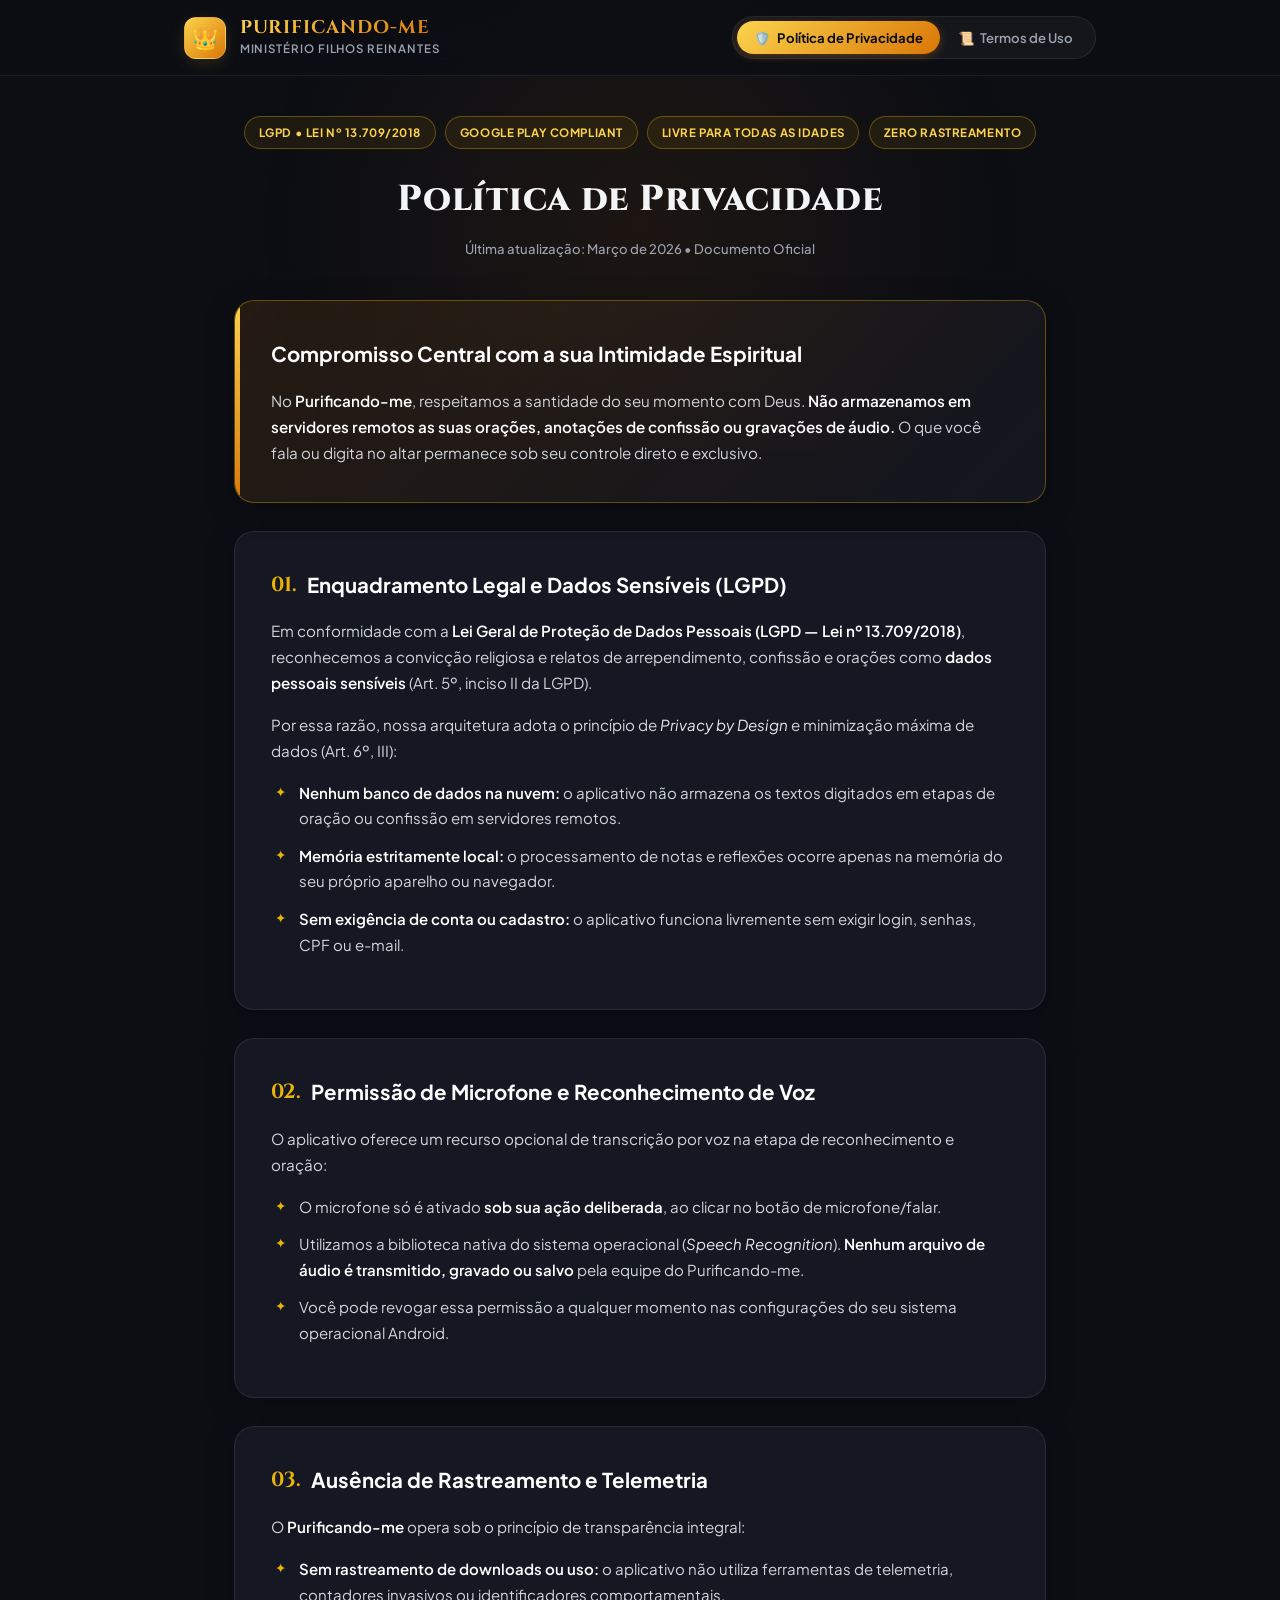
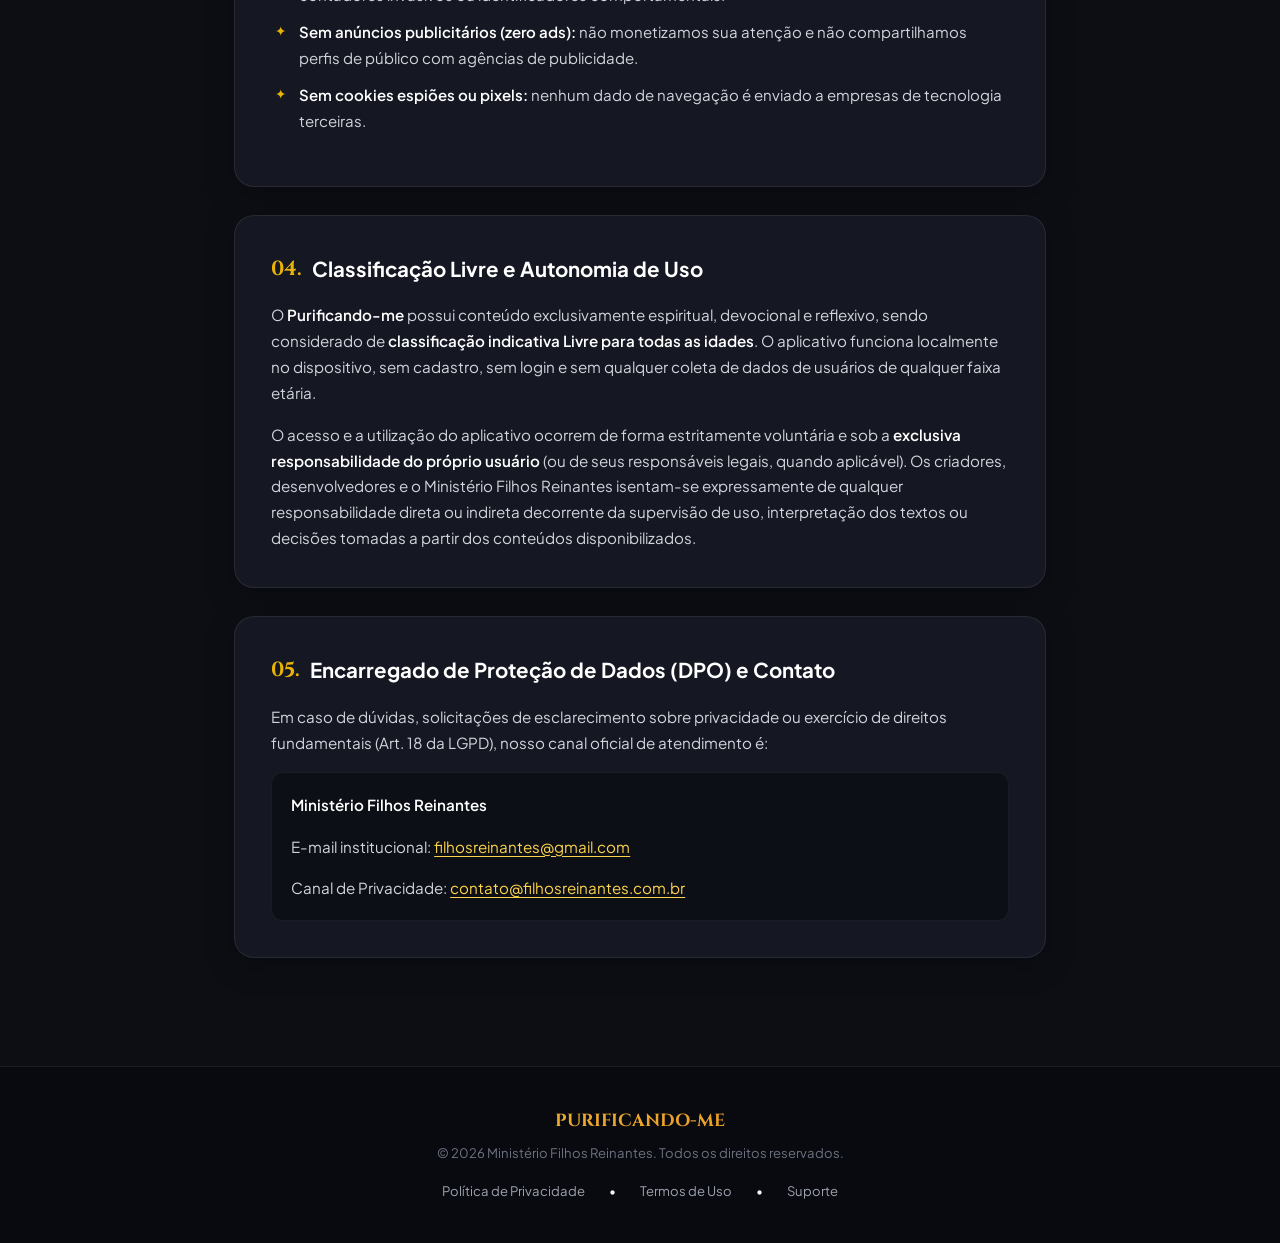
<file: index.html>
<!DOCTYPE html>
<html lang="pt-BR">
<head>
  <meta charset="UTF-8">
  <meta name="viewport" content="width=device-width, initial-scale=1.0">
  <title>Documentos Legais — Purificando-me | Ministério Filhos Reinantes</title>
  <meta name="description" content="Política de Privacidade, Termos de Uso e Diretrizes do aplicativo Purificando-me em total conformidade com a LGPD e Google Play Store.">
  <link rel="preconnect" href="https://fonts.googleapis.com">
  <link rel="preconnect" href="https://fonts.gstatic.com" crossorigin>
  <link href="https://fonts.googleapis.com/css2?family=Cinzel:wght@600;700;800&family=Plus+Jakarta+Sans:wght@400;500;600;700;800&display=swap" rel="stylesheet">
  <style>
    :root {
      --bg-dark: #0c0e14;
      --bg-card: #151822;
      --bg-card-hover: #1b1f2c;
      --border: rgba(255, 255, 255, 0.08);
      --border-gold: rgba(234, 179, 8, 0.35);
      --gold-primary: #eab308;
      --gold-gradient: linear-gradient(135deg, #fcd34d 0%, #d97706 100%);
      --gold-glow: rgba(234, 179, 8, 0.15);
      --text-main: #f3f4f6;
      --text-muted: #9ca3af;
      --text-dim: #6b7280;
      --font-body: 'Plus Jakarta Sans', system-ui, -apple-system, sans-serif;
      --font-display: 'Cinzel', Georgia, serif;
    }

    * {
      box-sizing: border-box;
      margin: 0;
      padding: 0;
    }

    body {
      background-color: var(--bg-dark);
      color: var(--text-main);
      font-family: var(--font-body);
      line-height: 1.7;
      -webkit-font-smoothing: antialiased;
      overflow-x: hidden;
      min-height: 100vh;
      display: flex;
      flex-direction: column;
    }

    /* Background glow effect */
    .ambient-glow {
      position: fixed;
      top: 0;
      left: 50%;
      transform: translateX(-50%);
      width: 1000px;
      height: 450px;
      background: radial-gradient(circle, rgba(217, 119, 6, 0.08) 0%, rgba(12, 14, 20, 0) 70%);
      pointer-events: none;
      z-index: 0;
    }

    header {
      position: sticky;
      top: 0;
      z-index: 50;
      background: rgba(12, 14, 20, 0.88);
      backdrop-filter: blur(16px);
      -webkit-backdrop-filter: blur(16px);
      border-bottom: 1px solid var(--border);
    }

    .nav-container {
      max-width: 960px;
      margin: 0 auto;
      padding: 1rem 1.5rem;
      display: flex;
      justify-content: space-between;
      align-items: center;
      gap: 1rem;
    }

    .brand {
      display: flex;
      align-items: center;
      gap: 0.85rem;
      text-decoration: none;
      color: inherit;
    }

    .brand-icon {
      width: 42px;
      height: 42px;
      border-radius: 12px;
      background: var(--gold-gradient);
      display: flex;
      align-items: center;
      justify-content: center;
      font-size: 1.3rem;
      box-shadow: 0 4px 15px var(--gold-glow);
      border: 1px solid rgba(255, 255, 255, 0.2);
    }

    .brand-text h1 {
      font-family: var(--font-display);
      font-size: 1.15rem;
      font-weight: 700;
      letter-spacing: 0.05em;
      background: var(--gold-gradient);
      -webkit-background-clip: text;
      -webkit-text-fill-color: transparent;
      line-height: 1.2;
    }

    .brand-text p {
      font-size: 0.72rem;
      color: var(--text-muted);
      letter-spacing: 0.08em;
      text-transform: uppercase;
      font-weight: 600;
    }

    /* Tab Switcher */
    .tab-switcher {
      display: flex;
      background: rgba(255, 255, 255, 0.04);
      padding: 4px;
      border-radius: 9999px;
      border: 1px solid var(--border);
    }

    .tab-btn {
      background: transparent;
      border: none;
      color: var(--text-muted);
      font-family: var(--font-body);
      font-weight: 600;
      font-size: 0.82rem;
      padding: 0.5rem 1.1rem;
      border-radius: 9999px;
      cursor: pointer;
      transition: all 0.25s ease;
      display: flex;
      align-items: center;
      gap: 0.4rem;
    }

    .tab-btn.active {
      background: var(--gold-gradient);
      color: #0c0e14;
      font-weight: 700;
      box-shadow: 0 2px 10px rgba(217, 119, 6, 0.35);
    }

    .tab-btn:hover:not(.active) {
      color: var(--text-main);
    }

    /* Container */
    main {
      position: relative;
      z-index: 1;
      max-width: 860px;
      margin: 0 auto;
      padding: 2.5rem 1.5rem 5rem;
      flex: 1;
    }

    /* Hero Badge section */
    .hero-meta {
      text-align: center;
      margin-bottom: 2.5rem;
    }

    .badge-row {
      display: flex;
      flex-wrap: wrap;
      justify-content: center;
      gap: 0.6rem;
      margin-bottom: 1.25rem;
    }

    .badge {
      display: inline-flex;
      align-items: center;
      gap: 0.4rem;
      background: rgba(234, 179, 8, 0.08);
      border: 1px solid var(--border-gold);
      color: #fcd34d;
      font-size: 0.72rem;
      font-weight: 700;
      letter-spacing: 0.05em;
      padding: 0.35rem 0.85rem;
      border-radius: 9999px;
      text-transform: uppercase;
    }

    .doc-title {
      font-family: var(--font-display);
      font-size: 2.25rem;
      font-weight: 800;
      letter-spacing: 0.02em;
      color: var(--text-main);
      margin-bottom: 0.5rem;
    }

    .doc-updated {
      font-size: 0.82rem;
      color: var(--text-muted);
      font-weight: 500;
    }

    /* Content Cards */
    .tab-content {
      display: none;
      animation: fadeIn 0.35s ease;
    }

    .tab-content.active {
      display: block;
    }

    @keyframes fadeIn {
      from { opacity: 0; transform: translateY(8px); }
      to { opacity: 1; transform: translateY(0); }
    }

    .card {
      background: var(--bg-card);
      border: 1px solid var(--border);
      border-radius: 20px;
      padding: 2.25rem;
      margin-bottom: 1.75rem;
      box-shadow: 0 8px 30px rgba(0, 0, 0, 0.25);
    }

    /* Highlight Banner */
    .card-highlight {
      background: linear-gradient(135deg, rgba(217, 119, 6, 0.12) 0%, rgba(21, 24, 34, 0.8) 100%);
      border: 1px solid var(--border-gold);
      position: relative;
      overflow: hidden;
    }

    .card-highlight::before {
      content: '';
      position: absolute;
      left: 0;
      top: 0;
      bottom: 0;
      width: 5px;
      background: var(--gold-gradient);
    }

    .card-alert {
      background: linear-gradient(135deg, rgba(239, 68, 68, 0.08) 0%, rgba(21, 24, 34, 0.8) 100%);
      border: 1px solid rgba(239, 68, 68, 0.3);
      position: relative;
      overflow: hidden;
    }

    .card-alert::before {
      content: '';
      position: absolute;
      left: 0;
      top: 0;
      bottom: 0;
      width: 5px;
      background: #ef4444;
    }

    h2 {
      font-size: 1.28rem;
      font-weight: 700;
      color: #ffffff;
      margin-bottom: 1rem;
      display: flex;
      align-items: center;
      gap: 0.6rem;
    }

    h2 .num {
      color: var(--gold-primary);
      font-family: var(--font-display);
      font-weight: 700;
    }

    h3 {
      font-size: 1.05rem;
      font-weight: 700;
      color: #fcd34d;
      margin: 1.25rem 0 0.5rem;
    }

    p {
      margin-bottom: 1rem;
      color: #d1d5db;
      font-size: 0.95rem;
    }

    p:last-child {
      margin-bottom: 0;
    }

    strong {
      color: #ffffff;
      font-weight: 600;
    }

    em {
      color: #e5e7eb;
      font-style: italic;
    }

    ul {
      list-style-type: none;
      padding-left: 0;
      margin: 1rem 0;
      display: flex;
      flex-direction: column;
      gap: 0.75rem;
    }

    li {
      position: relative;
      padding-left: 1.75rem;
      font-size: 0.94rem;
      color: #d1d5db;
    }

    li::before {
      content: '✦';
      position: absolute;
      left: 0.25rem;
      color: var(--gold-primary);
      font-size: 0.85rem;
    }

    .sub-box {
      background: rgba(0, 0, 0, 0.35);
      border: 1px solid rgba(255, 255, 255, 0.05);
      border-radius: 12px;
      padding: 1.2rem;
      margin-top: 1rem;
    }

    a {
      color: #fcd34d;
      text-decoration: underline;
      text-underline-offset: 3px;
      transition: color 0.2s;
    }

    a:hover {
      color: #ffffff;
    }

    /* Footer */
    footer {
      border-top: 1px solid var(--border);
      background: #090a0f;
      padding: 2.5rem 1.5rem;
      text-align: center;
      margin-top: auto;
    }

    .footer-brand {
      font-family: var(--font-display);
      font-size: 1.1rem;
      font-weight: 700;
      background: var(--gold-gradient);
      -webkit-background-clip: text;
      -webkit-text-fill-color: transparent;
      margin-bottom: 0.3rem;
    }

    .footer-text {
      font-size: 0.82rem;
      color: var(--text-dim);
      margin-bottom: 1rem;
    }

    .footer-links {
      display: flex;
      justify-content: center;
      gap: 1.5rem;
      font-size: 0.82rem;
    }

    .footer-links a {
      color: var(--text-muted);
      text-decoration: none;
    }

    .footer-links a:hover {
      color: var(--text-main);
    }

    /* Responsividade */
    @media (max-width: 640px) {
      .nav-container {
        flex-direction: column;
        align-items: stretch;
      }
      .brand {
        justify-content: center;
      }
      .tab-switcher {
        justify-content: center;
      }
      .card {
        padding: 1.5rem;
      }
      .doc-title {
        font-size: 1.75rem;
      }
    }
  </style>
</head>
<body>

  <div class="ambient-glow"></div>

  <!-- Header -->
  <header>
    <div class="nav-container">
      <a href="#" class="brand" onclick="location.reload()">
        <div class="brand-icon">👑</div>
        <div class="brand-text">
          <h1>PURIFICANDO-ME</h1>
          <p>Ministério Filhos Reinantes</p>
        </div>
      </a>

      <!-- Abas para alternar sem recarregar a página -->
      <div class="tab-switcher" role="tablist">
        <button class="tab-btn active" id="tab-btn-privacidade" onclick="switchTab('privacidade')">
          <span>🛡️</span> Política de Privacidade
        </button>
        <button class="tab-btn" id="tab-btn-termos" onclick="switchTab('termos')">
          <span>📜</span> Termos de Uso
        </button>
      </div>
    </div>
  </header>

  <main>
    <!-- ==================== ABA 1: POLÍTICA DE PRIVACIDADE ==================== -->
    <div id="content-privacidade" class="tab-content active">
      <div class="hero-meta">
        <div class="badge-row">
          <span class="badge">LGPD • Lei nº 13.709/2018</span>
          <span class="badge">Google Play Compliant</span>
          <span class="badge">Livre para todas as idades</span>
          <span class="badge">Zero Rastreamento</span>
        </div>
        <h1 class="doc-title">Política de Privacidade</h1>
        <p class="doc-updated">Última atualização: Março de 2026 • Documento Oficial</p>
      </div>

      <!-- Destaque Central -->
      <div class="card card-highlight">
        <h2>Compromisso Central com a sua Intimidade Espiritual</h2>
        <p>
          No <strong>Purificando-me</strong>, respeitamos a santidade do seu momento com Deus.
          <strong>Não armazenamos em servidores remotos as suas orações, anotações de confissão ou gravações de áudio.</strong>
          O que você fala ou digita no altar permanece sob seu controle direto e exclusivo.
        </p>
      </div>

      <!-- Seção 1 -->
      <div class="card">
        <h2><span class="num">01.</span> Enquadramento Legal e Dados Sensíveis (LGPD)</h2>
        <p>
          Em conformidade com a <strong>Lei Geral de Proteção de Dados Pessoais (LGPD — Lei nº 13.709/2018)</strong>,
          reconhecemos a convicção religiosa e relatos de arrependimento, confissão e orações como
          <strong>dados pessoais sensíveis</strong> (Art. 5º, inciso II da LGPD).
        </p>
        <p>
          Por essa razão, nossa arquitetura adota o princípio de <em>Privacy by Design</em> e minimização máxima de dados (Art. 6º, III):
        </p>
        <ul>
          <li><strong>Nenhum banco de dados na nuvem:</strong> o aplicativo não armazena os textos digitados em etapas de oração ou confissão em servidores remotos.</li>
          <li><strong>Memória estritamente local:</strong> o processamento de notas e reflexões ocorre apenas na memória do seu próprio aparelho ou navegador.</li>
          <li><strong>Sem exigência de conta ou cadastro:</strong> o aplicativo funciona livremente sem exigir login, senhas, CPF ou e-mail.</li>
        </ul>
      </div>

      <!-- Seção 2 -->
      <div class="card">
        <h2><span class="num">02.</span> Permissão de Microfone e Reconhecimento de Voz</h2>
        <p>
          O aplicativo oferece um recurso opcional de transcrição por voz na etapa de reconhecimento e oração:
        </p>
        <ul>
          <li>O microfone só é ativado <strong>sob sua ação deliberada</strong>, ao clicar no botão de microfone/falar.</li>
          <li>Utilizamos a biblioteca nativa do sistema operacional (<em>Speech Recognition</em>). <strong>Nenhum arquivo de áudio é transmitido, gravado ou salvo</strong> pela equipe do Purificando-me.</li>
          <li>Você pode revogar essa permissão a qualquer momento nas configurações do seu sistema operacional Android.</li>
        </ul>
      </div>

      <!-- Seção 3 -->
      <div class="card">
        <h2><span class="num">03.</span> Ausência de Rastreamento e Telemetria</h2>
        <p>
          O <strong>Purificando-me</strong> opera sob o princípio de transparência integral:
        </p>
        <ul>
          <li><strong>Sem rastreamento de downloads ou uso:</strong> o aplicativo não utiliza ferramentas de telemetria, contadores invasivos ou identificadores comportamentais.</li>
          <li><strong>Sem anúncios publicitários (zero ads):</strong> não monetizamos sua atenção e não compartilhamos perfis de público com agências de publicidade.</li>
          <li><strong>Sem cookies espiões ou pixels:</strong> nenhum dado de navegação é enviado a empresas de tecnologia terceiras.</li>
        </ul>
      </div>

      <!-- Seção 4 -->
      <div class="card">
        <h2><span class="num">04.</span> Classificação Livre e Autonomia de Uso</h2>
        <p>
          O <strong>Purificando-me</strong> possui conteúdo exclusivamente espiritual, devocional e reflexivo, sendo considerado de
          <strong>classificação indicativa Livre para todas as idades</strong>. O aplicativo funciona localmente no dispositivo,
          sem cadastro, sem login e sem qualquer coleta de dados de usuários de qualquer faixa etária.
        </p>
        <p>
          O acesso e a utilização do aplicativo ocorrem de forma estritamente voluntária e sob a
          <strong>exclusiva responsabilidade do próprio usuário</strong> (ou de seus responsáveis legais, quando aplicável).
          Os criadores, desenvolvedores e o Ministério Filhos Reinantes isentam-se expressamente de qualquer responsabilidade
          direta ou indireta decorrente da supervisão de uso, interpretação dos textos ou decisões tomadas a partir dos conteúdos disponibilizados.
        </p>
      </div>

      <!-- Seção 5 -->
      <div class="card">
        <h2><span class="num">05.</span> Encarregado de Proteção de Dados (DPO) e Contato</h2>
        <p>
          Em caso de dúvidas, solicitações de esclarecimento sobre privacidade ou exercício de direitos fundamentais (Art. 18 da LGPD),
          nosso canal oficial de atendimento é:
        </p>
        <div class="sub-box">
          <p><strong>Ministério Filhos Reinantes</strong></p>
          <p>E-mail institucional: <a href="mailto:filhosreinantes@gmail.com">filhosreinantes@gmail.com</a></p>
          <p>Canal de Privacidade: <a href="mailto:contato@filhosreinantes.com.br">contato@filhosreinantes.com.br</a></p>
        </div>
      </div>
    </div>

    <!-- ==================== ABA 2: TERMOS DE USO ==================== -->
    <div id="content-termos" class="tab-content">
      <div class="hero-meta">
        <div class="badge-row">
          <span class="badge">Condições Oficiais</span>
          <span class="badge">100% Gratuito</span>
          <span class="badge">Lei nº 9.610/1998</span>
        </div>
        <h1 class="doc-title">Termos de Uso do Serviço</h1>
        <p class="doc-updated">Última atualização: Março de 2026 • Diretrizes Institucionais</p>
      </div>

      <!-- Aviso de Saúde Mental -->
      <div class="card card-alert">
        <h2>Aviso Importante sobre Saúde Mental e Apoio Emocional</h2>
        <p>
          O <strong>Purificando-me</strong> é um aplicativo com finalidade exclusivamente
          <strong>devocional, pastoral e de fé cristã</strong>. As orações, passos e reflexões foram elaborados para o fortalecimento espiritual e edificação pessoal.
        </p>
        <p>
          <strong>O aplicativo NÃO substitui, sob hipótese alguma, aconselhamento médico, psiquiátrico, psicoterapêutico ou qualquer tratamento de saúde mental.</strong>
        </p>
        <div class="sub-box">
          <p><strong>Precisa de apoio ou escuta imediata?</strong></p>
          <p>Se você ou alguém próximo estiver passando por momentos de severa angústia, depressão ou pensamentos autodestrutivos, busque atendimento médico especializado ou ligue para o <strong>CVV (Centro de Valorização da Vida)</strong> pelo telefone <strong>188</strong> (ligação gratuita nacional, atendimento humanizado 24h por dia).</p>
        </div>
      </div>

      <!-- Termo 1 & 2 -->
      <div class="card">
        <h2><span class="num">01.</span> Aceitação dos Termos e Gratuidade Integral</h2>
        <p>
          Ao utilizar o aplicativo <strong>Purificando-me</strong> (em formato móvel ou web), você concorda expressamente com estes Termos de Uso e com a nossa Política de Privacidade.
        </p>
        <p>
          O aplicativo é <strong>100% gratuito</strong>. Não há cobranças ocultas, assinaturas, venda de livros dentro do app ou compras integradas. Todas as ferramentas são disponibilizadas livremente pelo Ministério Filhos Reinantes para a edificação de todos.
        </p>
      </div>

      <!-- Termo 3 -->
      <div class="card">
        <h2><span class="num">02.</span> Propriedade Intelectual e Atribuição Bíblica</h2>
        <p>
          Todos os textos devocionais originais, metodologia de passos, curadoria e design de interface pertencem ao
          <strong>Ministério Filhos Reinantes</strong> e são protegidos pelas leis de direitos autorais (Lei nº 9.610/1998).
        </p>
        <div class="sub-box">
          <p><strong>Traduções Bíblicas Utilizadas:</strong></p>
          <p>As referências das Sagradas Escrituras foram extraídas de traduções consagradas em língua portuguesa para fins estritamente devocionais e de reflexão:</p>
          <ul>
            <li><strong>ARA / ARC:</strong> Sociedade Bíblica do Brasil (SBB). Todos os direitos reservados.</li>
            <li><strong>NVI (Nova Versão Internacional):</strong> Copyright © 1993, 2000, 2011 Biblica, Inc. Usada com permissão.</li>
            <li><strong>ACF:</strong> Sociedade Bíblica Trinitariana do Brasil.</li>
            <li>Trechos de domínio público de edições históricas da tradução de João Ferreira de Almeida.</li>
          </ul>
        </div>
      </div>

      <!-- Termo 4 -->
      <div class="card">
        <h2><span class="num">03.</span> Limitação Total de Responsabilidade e Uso Voluntário</h2>
        <p>
          O <strong>Purificando-me</strong> é disponibilizado gratuitamente "no estado em que se encontra" (<em>as is</em>), sem garantias de qualquer natureza, expressas ou implícitas. A utilização de todas as ferramentas, orações, meditações e conteúdos bíblicos é de iniciativa estritamente pessoal, voluntária e sob o livre arbítrio de cada indivíduo.
        </p>
        <p>
          Em nenhuma circunstância o Ministério Filhos Reinantes, seus idealizadores, desenvolvedores ou colaboradores serão responsabilizados civil, penal, moral ou financeiramente por quaisquer danos diretos, indiretos, incidentais ou consequenciais decorrentes:
        </p>
        <ul>
          <li>Do uso ou incapacidade de uso do aplicativo;</li>
          <li>Da interpretação, compreensão subjetiva ou aplicação prática dos textos e conselhos devocionais;</li>
          <li>De decisões pessoais, emocionais, familiares ou espirituais tomadas pelo usuário;</li>
          <li>Da supervisão, guarda ou controle do acesso de menores de idade, cuja incumbência cabe com exclusividade a seus respectivos pais ou responsáveis legais.</li>
        </ul>
      </div>

      <!-- Termo 5 -->
      <div class="card">
        <h2><span class="num">04.</span> Alterações e Contato</h2>
        <p>
          Estes termos podem sofrer revisões periódicas para adequação contínua às diretrizes da Google Play Store e legislações vigentes. Em caso de dúvidas sobre este documento, contate:
        </p>
        <div class="sub-box">
          <p>E-mail: <a href="mailto:filhosreinantes@gmail.com">filhosreinantes@gmail.com</a></p>
        </div>
      </div>
    </div>
  </main>

  <!-- Footer -->
  <footer>
    <div class="footer-brand">PURIFICANDO-ME</div>
    <p class="footer-text">© 2026 Ministério Filhos Reinantes. Todos os direitos reservados.</p>
    <div class="footer-links">
      <a href="javascript:switchTab('privacidade')">Política de Privacidade</a>
      <span>•</span>
      <a href="javascript:switchTab('termos')">Termos de Uso</a>
      <span>•</span>
      <a href="mailto:filhosreinantes@gmail.com">Suporte</a>
    </div>
  </footer>

  <script>
    function switchTab(tab) {
      // Toggle buttons
      document.getElementById('tab-btn-privacidade').classList.toggle('active', tab === 'privacidade');
      document.getElementById('tab-btn-termos').classList.toggle('active', tab === 'termos');

      // Toggle content
      document.getElementById('content-privacidade').classList.toggle('active', tab === 'privacidade');
      document.getElementById('content-termos').classList.toggle('active', tab === 'termos');

      // Update URL hash without jumping
      history.replaceState(null, null, '#' + tab);
      window.scrollTo({ top: 0, behavior: 'smooth' });
    }

    // Handle hash on load (e.g. #termos or #privacidade)
    window.addEventListener('DOMContentLoaded', () => {
      const hash = window.location.hash.replace('#', '');
      if (hash === 'termos' || hash === 'privacidade') {
        switchTab(hash);
      }
    });
  </script>
</body>
</html>
</file>
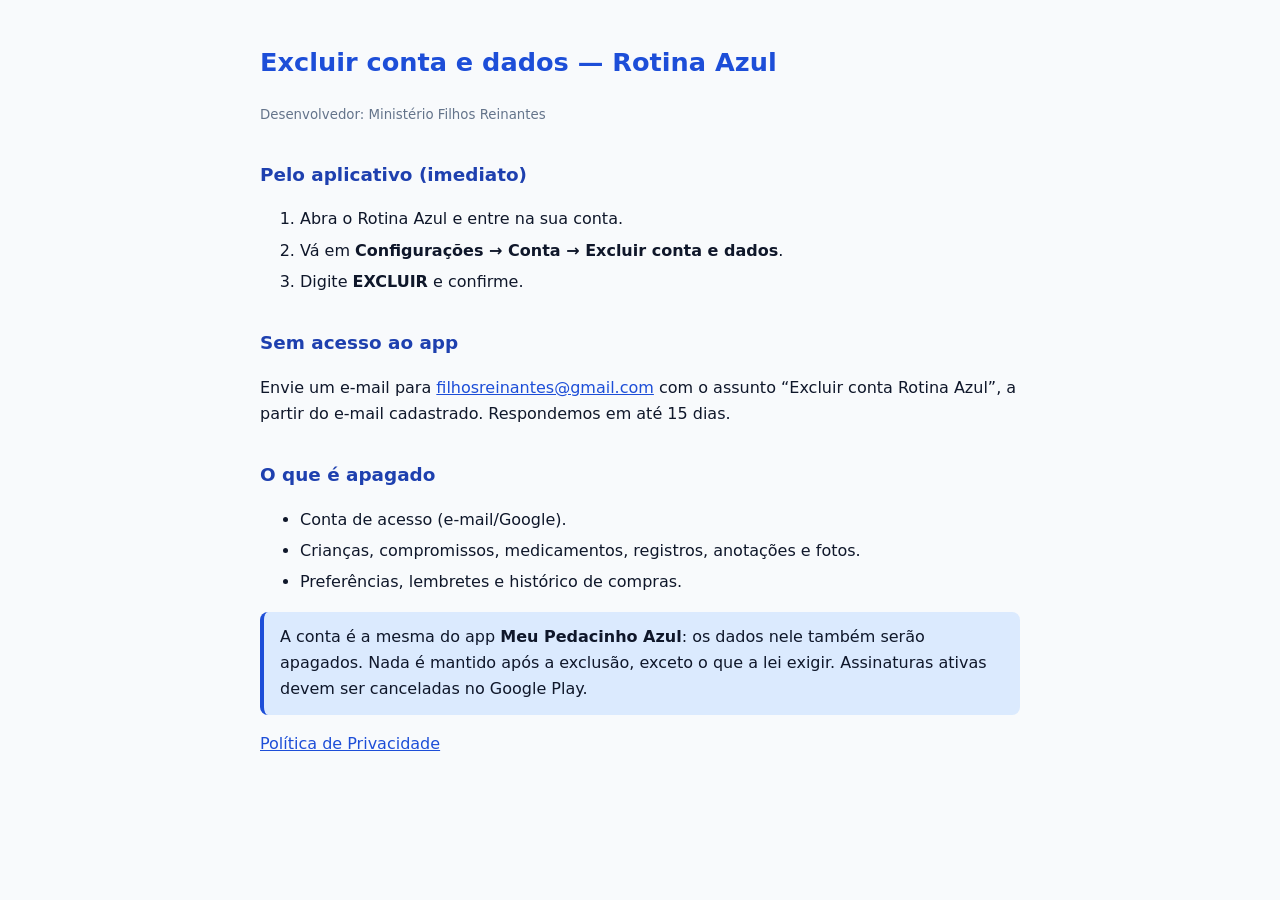
<file: rotina-azul-excluir-conta.html>
<!doctype html><html lang="pt-BR"><head><meta charset="utf-8"><meta name="viewport" content="width=device-width,initial-scale=1">
<title>Excluir conta — Rotina Azul</title><link rel="stylesheet" href="rotina-azul.css"></head><body>
<h1>Excluir conta e dados — Rotina Azul</h1>
<small>Desenvolvedor: Ministério Filhos Reinantes</small>
<h2>Pelo aplicativo (imediato)</h2>
<ol><li>Abra o Rotina Azul e entre na sua conta.</li><li>Vá em <strong>Configurações → Conta → Excluir conta e dados</strong>.</li><li>Digite <strong>EXCLUIR</strong> e confirme.</li></ol>
<h2>Sem acesso ao app</h2>
<p>Envie um e-mail para <a href="mailto:filhosreinantes@gmail.com?subject=Excluir%20conta%20Rotina%20Azul">filhosreinantes@gmail.com</a> com o assunto “Excluir conta Rotina Azul”, a partir do e-mail cadastrado. Respondemos em até 15 dias.</p>
<h2>O que é apagado</h2>
<ul><li>Conta de acesso (e-mail/Google).</li><li>Crianças, compromissos, medicamentos, registros, anotações e fotos.</li><li>Preferências, lembretes e histórico de compras.</li></ul>
<p class="aviso">A conta é a mesma do app <strong>Meu Pedacinho Azul</strong>: os dados nele também serão apagados. Nada é mantido após a exclusão, exceto o que a lei exigir. Assinaturas ativas devem ser canceladas no Google Play.</p>
<p><a href="rotina-azul.html">Política de Privacidade</a></p>
</body></html>
</file>
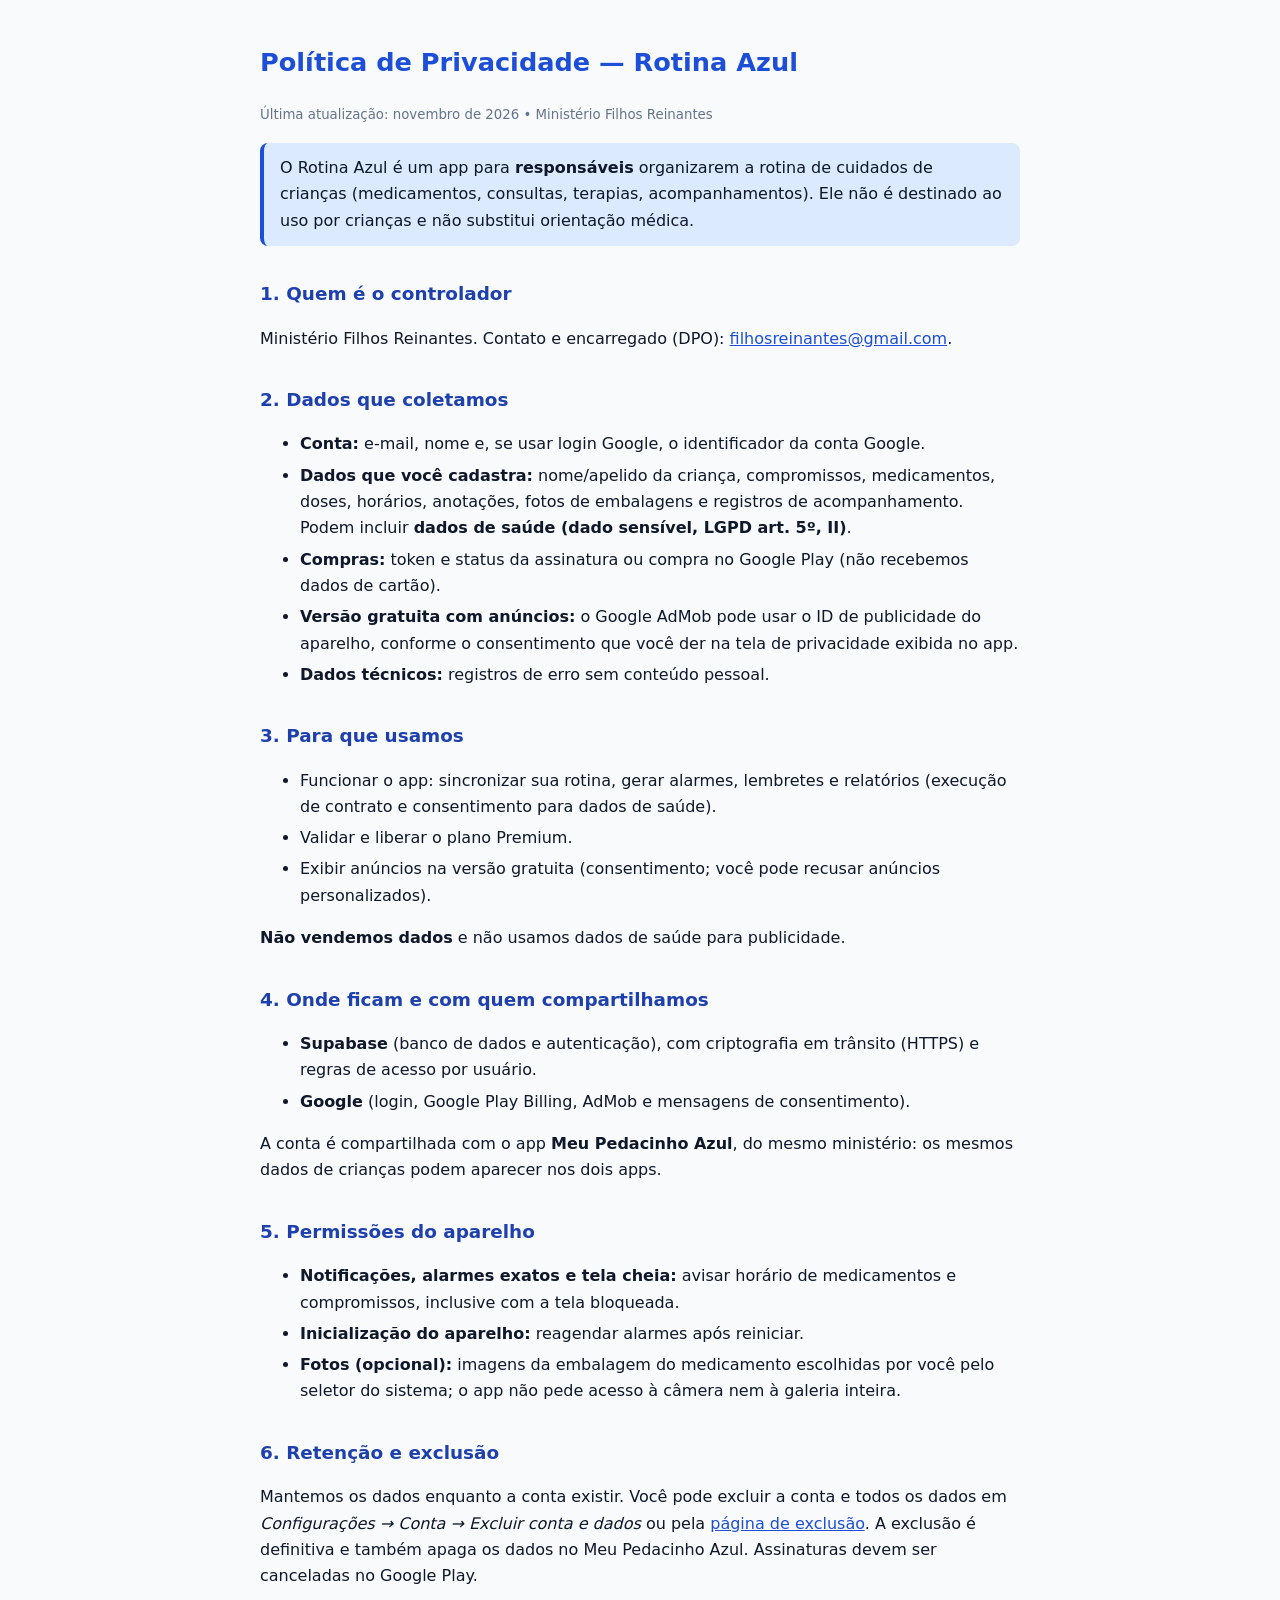
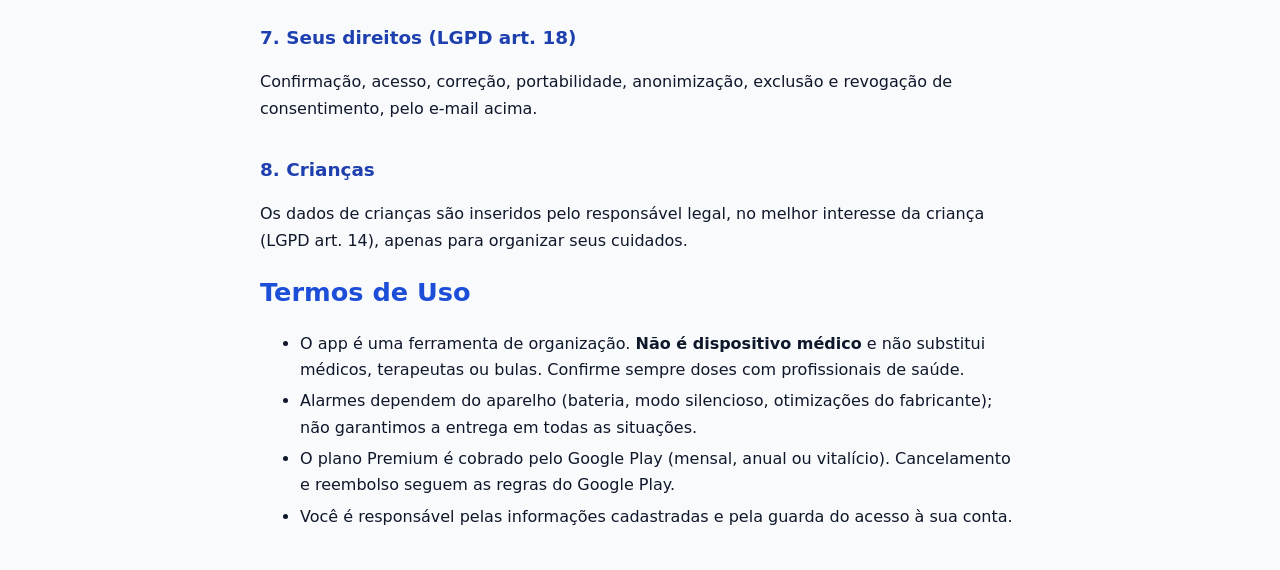
<file: rotina-azul.html>
<!doctype html><html lang="pt-BR"><head><meta charset="utf-8"><meta name="viewport" content="width=device-width,initial-scale=1">
<title>Política de Privacidade e Termos — Rotina Azul</title><link rel="stylesheet" href="rotina-azul.css"></head><body>
<h1>Política de Privacidade — Rotina Azul</h1>
<small>Última atualização: novembro de 2026 • Ministério Filhos Reinantes</small>
<p class="aviso">O Rotina Azul é um app para <strong>responsáveis</strong> organizarem a rotina de cuidados de crianças (medicamentos, consultas, terapias, acompanhamentos). Ele não é destinado ao uso por crianças e não substitui orientação médica.</p>

<h2>1. Quem é o controlador</h2>
<p>Ministério Filhos Reinantes. Contato e encarregado (DPO): <a href="mailto:filhosreinantes@gmail.com">filhosreinantes@gmail.com</a>.</p>

<h2>2. Dados que coletamos</h2>
<ul>
<li><strong>Conta:</strong> e-mail, nome e, se usar login Google, o identificador da conta Google.</li>
<li><strong>Dados que você cadastra:</strong> nome/apelido da criança, compromissos, medicamentos, doses, horários, anotações, fotos de embalagens e registros de acompanhamento. Podem incluir <strong>dados de saúde (dado sensível, LGPD art. 5º, II)</strong>.</li>
<li><strong>Compras:</strong> token e status da assinatura ou compra no Google Play (não recebemos dados de cartão).</li>
<li><strong>Versão gratuita com anúncios:</strong> o Google AdMob pode usar o ID de publicidade do aparelho, conforme o consentimento que você der na tela de privacidade exibida no app.</li>
<li><strong>Dados técnicos:</strong> registros de erro sem conteúdo pessoal.</li>
</ul>

<h2>3. Para que usamos</h2>
<ul>
<li>Funcionar o app: sincronizar sua rotina, gerar alarmes, lembretes e relatórios (execução de contrato e consentimento para dados de saúde).</li>
<li>Validar e liberar o plano Premium.</li>
<li>Exibir anúncios na versão gratuita (consentimento; você pode recusar anúncios personalizados).</li>
</ul>
<p><strong>Não vendemos dados</strong> e não usamos dados de saúde para publicidade.</p>

<h2>4. Onde ficam e com quem compartilhamos</h2>
<ul>
<li><strong>Supabase</strong> (banco de dados e autenticação), com criptografia em trânsito (HTTPS) e regras de acesso por usuário.</li>
<li><strong>Google</strong> (login, Google Play Billing, AdMob e mensagens de consentimento).</li>
</ul>
<p>A conta é compartilhada com o app <strong>Meu Pedacinho Azul</strong>, do mesmo ministério: os mesmos dados de crianças podem aparecer nos dois apps.</p>

<h2>5. Permissões do aparelho</h2>
<ul>
<li><strong>Notificações, alarmes exatos e tela cheia:</strong> avisar horário de medicamentos e compromissos, inclusive com a tela bloqueada.</li>
<li><strong>Inicialização do aparelho:</strong> reagendar alarmes após reiniciar.</li>
<li><strong>Fotos (opcional):</strong> imagens da embalagem do medicamento escolhidas por você pelo seletor do sistema; o app não pede acesso à câmera nem à galeria inteira.</li>
</ul>

<h2>6. Retenção e exclusão</h2>
<p>Mantemos os dados enquanto a conta existir. Você pode excluir a conta e todos os dados em <em>Configurações → Conta → Excluir conta e dados</em> ou pela <a href="rotina-azul-excluir-conta.html">página de exclusão</a>. A exclusão é definitiva e também apaga os dados no Meu Pedacinho Azul. Assinaturas devem ser canceladas no Google Play.</p>

<h2>7. Seus direitos (LGPD art. 18)</h2>
<p>Confirmação, acesso, correção, portabilidade, anonimização, exclusão e revogação de consentimento, pelo e-mail acima.</p>

<h2>8. Crianças</h2>
<p>Os dados de crianças são inseridos pelo responsável legal, no melhor interesse da criança (LGPD art. 14), apenas para organizar seus cuidados.</p>

<h1 id="termos">Termos de Uso</h1>
<ul>
<li>O app é uma ferramenta de organização. <strong>Não é dispositivo médico</strong> e não substitui médicos, terapeutas ou bulas. Confirme sempre doses com profissionais de saúde.</li>
<li>Alarmes dependem do aparelho (bateria, modo silencioso, otimizações do fabricante); não garantimos a entrega em todas as situações.</li>
<li>O plano Premium é cobrado pelo Google Play (mensal, anual ou vitalício). Cancelamento e reembolso seguem as regras do Google Play.</li>
<li>Você é responsável pelas informações cadastradas e pela guarda do acesso à sua conta.</li>
</ul>
</body></html>
</file>
<file: rotina-azul.css>
body{font-family:system-ui,sans-serif;max-width:760px;margin:0 auto;padding:24px 16px;line-height:1.65;color:#0f172a;background:#f8fafc}
h1{color:#1d4ed8;font-size:1.6rem}h2{color:#1e40af;font-size:1.15rem;margin-top:1.8em}
a{color:#1d4ed8}.aviso{background:#dbeafe;border-left:4px solid #1d4ed8;padding:12px 16px;border-radius:8px}
li{margin:.3em 0}small{color:#64748b}
</file>
